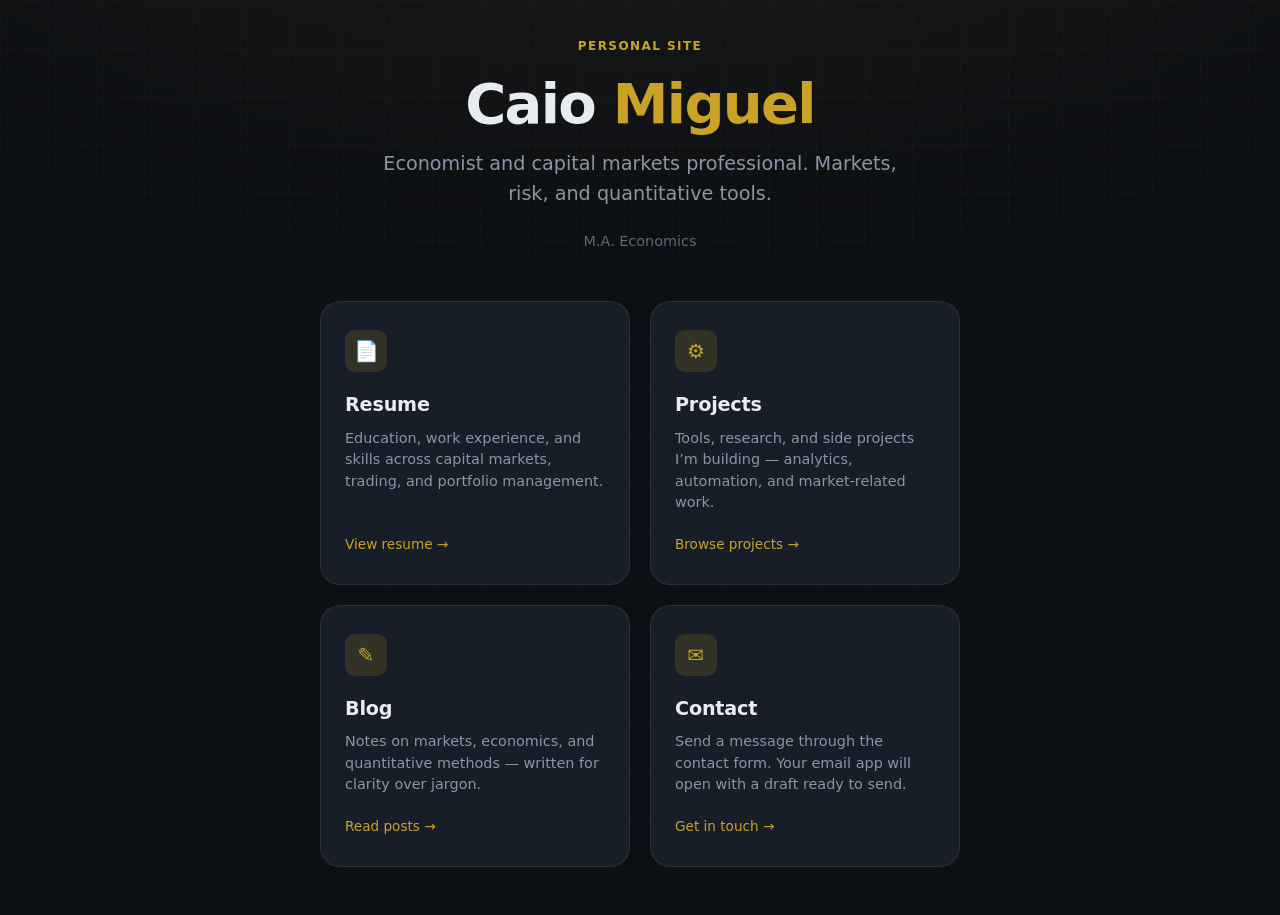
<file: index.html>
<!DOCTYPE html>
<html lang="en">
  <head>
    <meta charset="UTF-8" />
    <meta name="viewport" content="width=device-width, initial-scale=1.0" />
    <meta
      name="description"
      content="Caio Miguel — Economist and capital markets professional. Resume, projects, and blog."
    />
    <title>Caio Miguel</title>
    <link rel="stylesheet" href="css/style.css" />
  </head>
  <body>
    <div class="bg-grid" aria-hidden="true"></div>

    <main class="landing">
      <div class="landing-intro">
        <p class="eyebrow">Personal site</p>
        <h1>Caio <span class="accent">Miguel</span></h1>
        <p class="tagline">
          Economist and capital markets professional. Markets, risk, and
          quantitative tools.
        </p>
        <p class="location">M.A. Economics</p>
      </div>

      <nav class="destination-grid" aria-label="Site sections">
        <a class="destination-card" href="resume.html">
          <div class="icon" aria-hidden="true">📄</div>
          <h2>Resume</h2>
          <p>
            Education, work experience, and skills across capital markets,
            trading, and portfolio management.
          </p>
          <span class="arrow">View resume →</span>
        </a>

        <a class="destination-card" href="projects.html">
          <div class="icon" aria-hidden="true">⚙</div>
          <h2>Projects</h2>
          <p>
            Tools, research, and side projects I’m building — analytics,
            automation, and market-related work.
          </p>
          <span class="arrow">Browse projects →</span>
        </a>

        <a class="destination-card" href="blog.html">
          <div class="icon" aria-hidden="true">✎</div>
          <h2>Blog</h2>
          <p>
            Notes on markets, economics, and quantitative methods — written for
            clarity over jargon.
          </p>
          <span class="arrow">Read posts →</span>
        </a>

        <a class="destination-card" href="contact.html">
          <div class="icon" aria-hidden="true">✉</div>
          <h2>Contact</h2>
          <p>
            Send a message through the contact form. Your email app will open
            with a draft ready to send.
          </p>
          <span class="arrow">Get in touch →</span>
        </a>
      </nav>
    </main>
  </body>
</html>
</file>
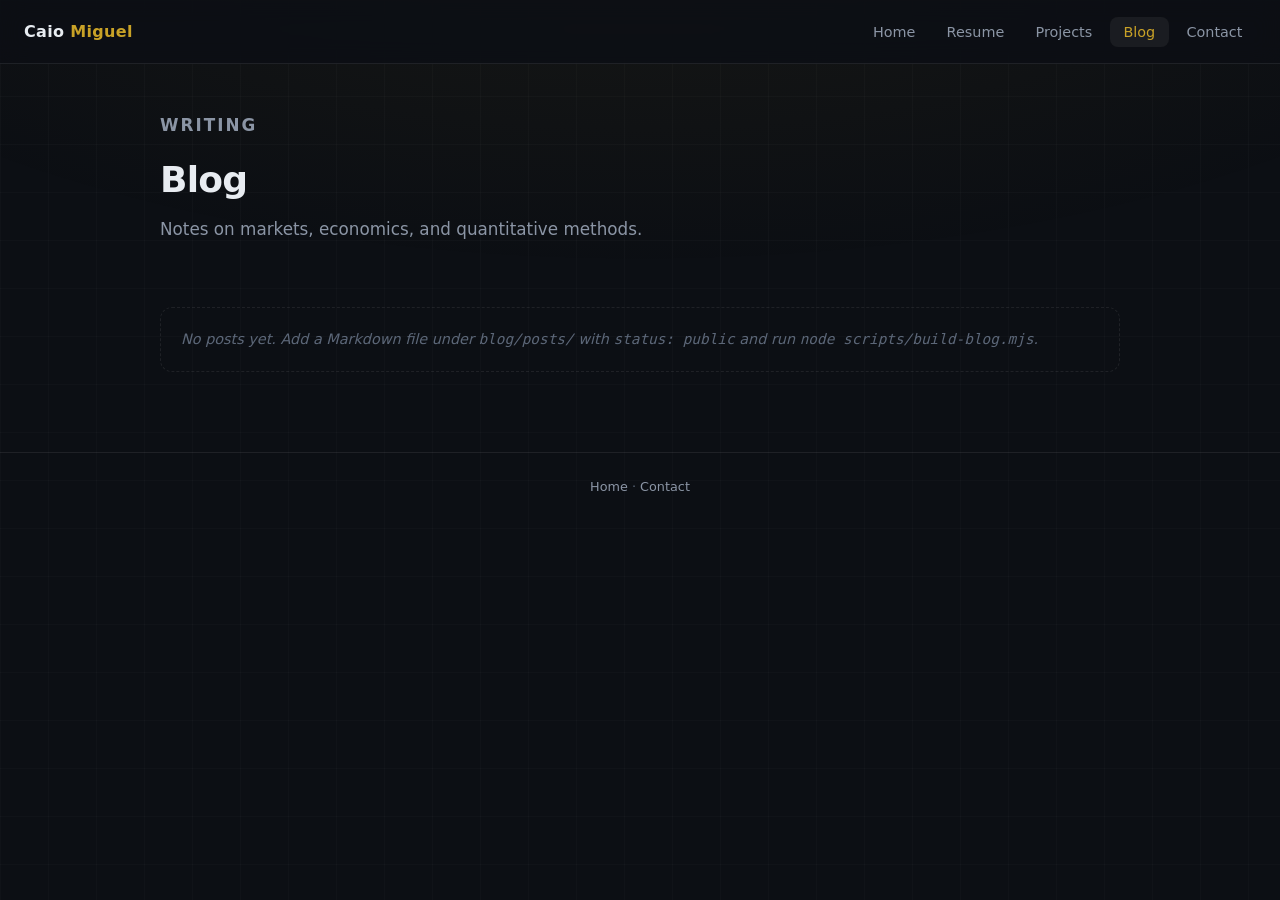
<file: blog.html>
<!DOCTYPE html>
<html lang="en">
  <head>
    <meta charset="UTF-8" />
    <meta name="viewport" content="width=device-width, initial-scale=1.0" />
    <meta
      name="description"
      content="Blog by Caio Miguel — notes on markets, economics, and quantitative methods."
    />
    <title>Blog · Caio Miguel</title>
    <link rel="stylesheet" href="css/style.css" />
  </head>
  <body>
    <div class="bg-grid" aria-hidden="true"></div>

    <header class="site-nav">
      <a class="logo" href="index.html">Caio <span>Miguel</span></a>
      <button
        class="nav-toggle"
        type="button"
        aria-label="Open menu"
        aria-expanded="false"
      >
        ☰
      </button>
      <ul class="nav-links">
        <li><a href="index.html">Home</a></li>
        <li><a href="resume.html">Resume</a></li>
        <li><a href="projects.html">Projects</a></li>
        <li><a class="active" href="blog.html">Blog</a></li>
        <li><a href="contact.html">Contact</a></li>
      </ul>
    </header>

    <main class="page container">
      <header class="page-header">
        <p class="eyebrow">Writing</p>
        <h1>Blog</h1>
        <p>
          Notes on markets, economics, and quantitative methods.
        </p>
      </header>

      <div class="blog-list">
        <p class="empty-hint">No posts yet. Add a Markdown file under <code>blog/posts/</code> with <code>status: public</code> and run <code>node scripts/build-blog.mjs</code>.</p>
      </div>
    </main>

    <footer class="site-footer">
      <p>
        <a href="index.html">Home</a> ·
        <a href="contact.html">Contact</a>
      </p>
    </footer>

    <script src="js/main.js"></script>
  </body>
</html>
</file>
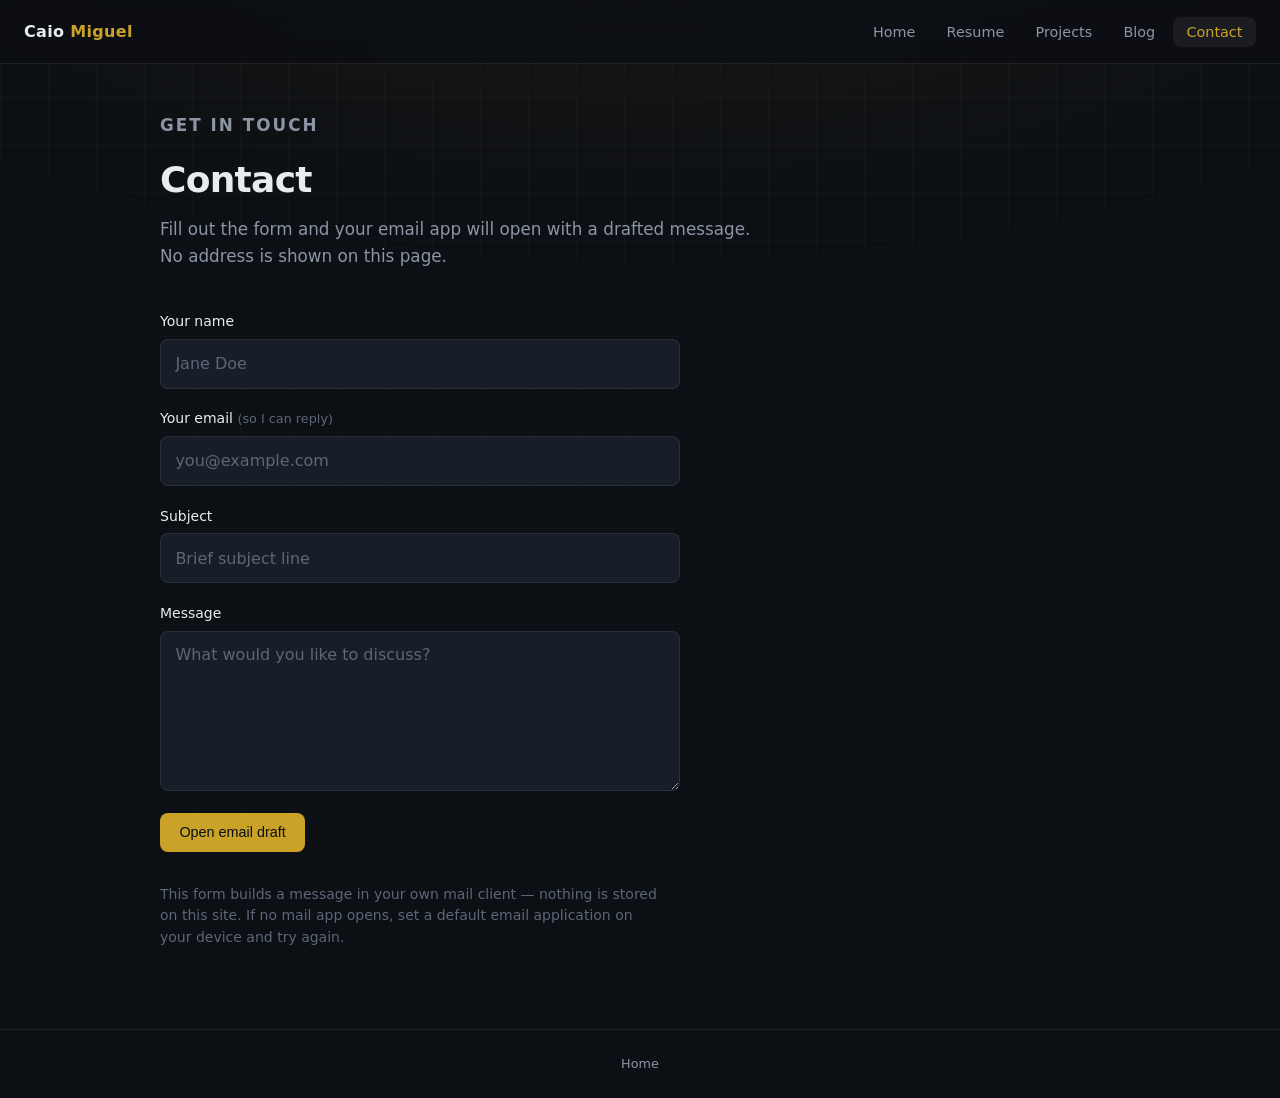
<file: contact.html>
<!DOCTYPE html>
<html lang="en">
  <head>
    <meta charset="UTF-8" />
    <meta name="viewport" content="width=device-width, initial-scale=1.0" />
    <meta
      name="description"
      content="Contact Caio Miguel — send a message via the contact form."
    />
    <title>Contact · Caio Miguel</title>
    <link rel="stylesheet" href="css/style.css" />
  </head>
  <body>
    <div class="bg-grid" aria-hidden="true"></div>

    <header class="site-nav">
      <a class="logo" href="index.html">Caio <span>Miguel</span></a>
      <button
        class="nav-toggle"
        type="button"
        aria-label="Open menu"
        aria-expanded="false"
      >
        ☰
      </button>
      <ul class="nav-links">
        <li><a href="index.html">Home</a></li>
        <li><a href="resume.html">Resume</a></li>
        <li><a href="projects.html">Projects</a></li>
        <li><a href="blog.html">Blog</a></li>
        <li><a class="active" href="contact.html">Contact</a></li>
      </ul>
    </header>

    <main class="page container">
      <header class="page-header">
        <p class="eyebrow">Get in touch</p>
        <h1>Contact</h1>
        <p>
          Fill out the form and your email app will open with a drafted message.
          No address is shown on this page.
        </p>
      </header>

      <form id="contact-form" class="contact-form" novalidate>
        <!-- Honeypot: leave empty -->
        <div class="hp-field" aria-hidden="true">
          <label for="website">Website</label>
          <input
            type="text"
            id="website"
            name="website"
            tabindex="-1"
            autocomplete="off"
          />
        </div>

        <div class="form-field">
          <label for="name">Your name</label>
          <input
            type="text"
            id="name"
            name="name"
            required
            autocomplete="name"
            placeholder="Jane Doe"
          />
        </div>

        <div class="form-field">
          <label for="email"
            >Your email
            <span class="hint">(so I can reply)</span>
          </label>
          <input
            type="email"
            id="email"
            name="email"
            required
            autocomplete="email"
            placeholder="you@example.com"
          />
        </div>

        <div class="form-field">
          <label for="subject">Subject</label>
          <input
            type="text"
            id="subject"
            name="subject"
            required
            placeholder="Brief subject line"
          />
        </div>

        <div class="form-field">
          <label for="message">Message</label>
          <textarea
            id="message"
            name="message"
            required
            placeholder="What would you like to discuss?"
          ></textarea>
        </div>

        <div class="form-actions">
          <button type="submit" class="btn btn-primary">Open email draft</button>
        </div>

        <p id="contact-status" class="form-status" hidden role="status"></p>
      </form>

      <p class="contact-note">
        This form builds a message in your own mail client — nothing is stored
        on this site. If no mail app opens, set a default email application on
        your device and try again.
      </p>
    </main>

    <footer class="site-footer">
      <p><a href="index.html">Home</a></p>
    </footer>

    <script src="js/main.js"></script>
  </body>
</html>
</file>
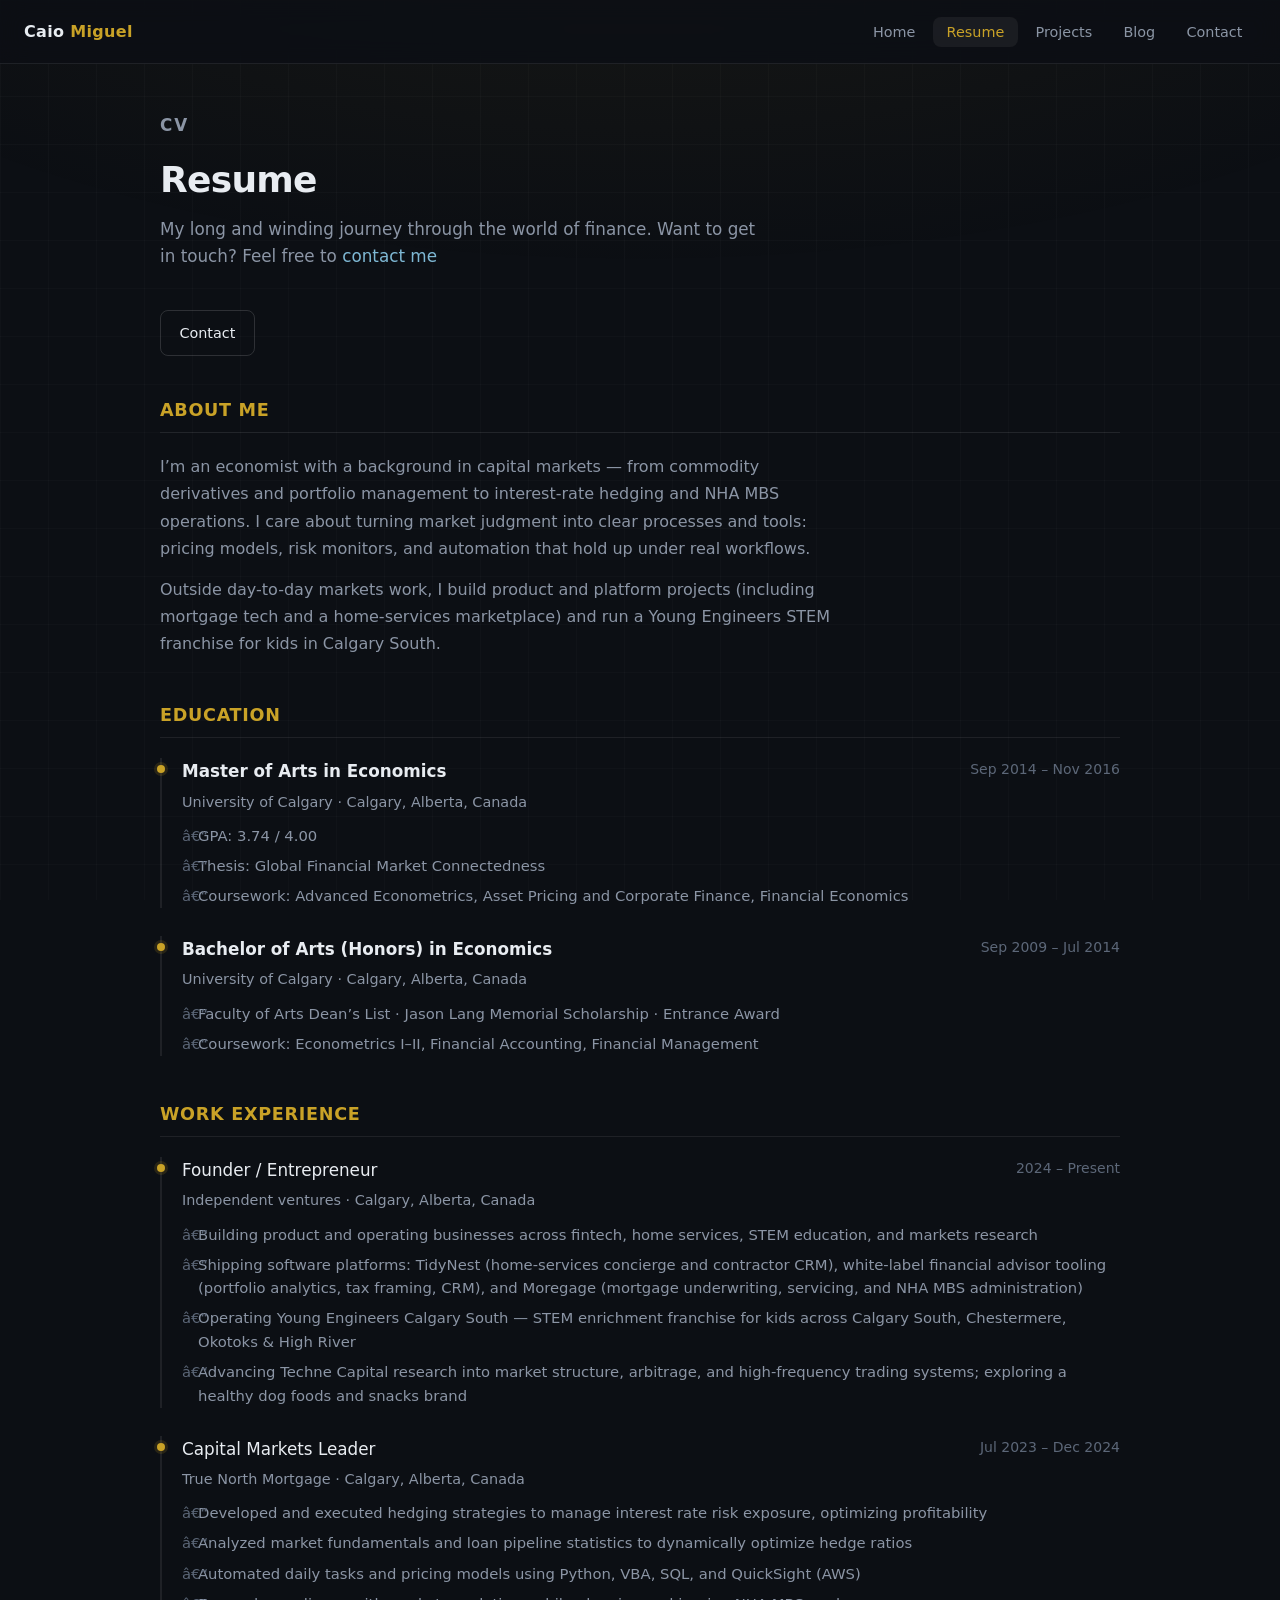
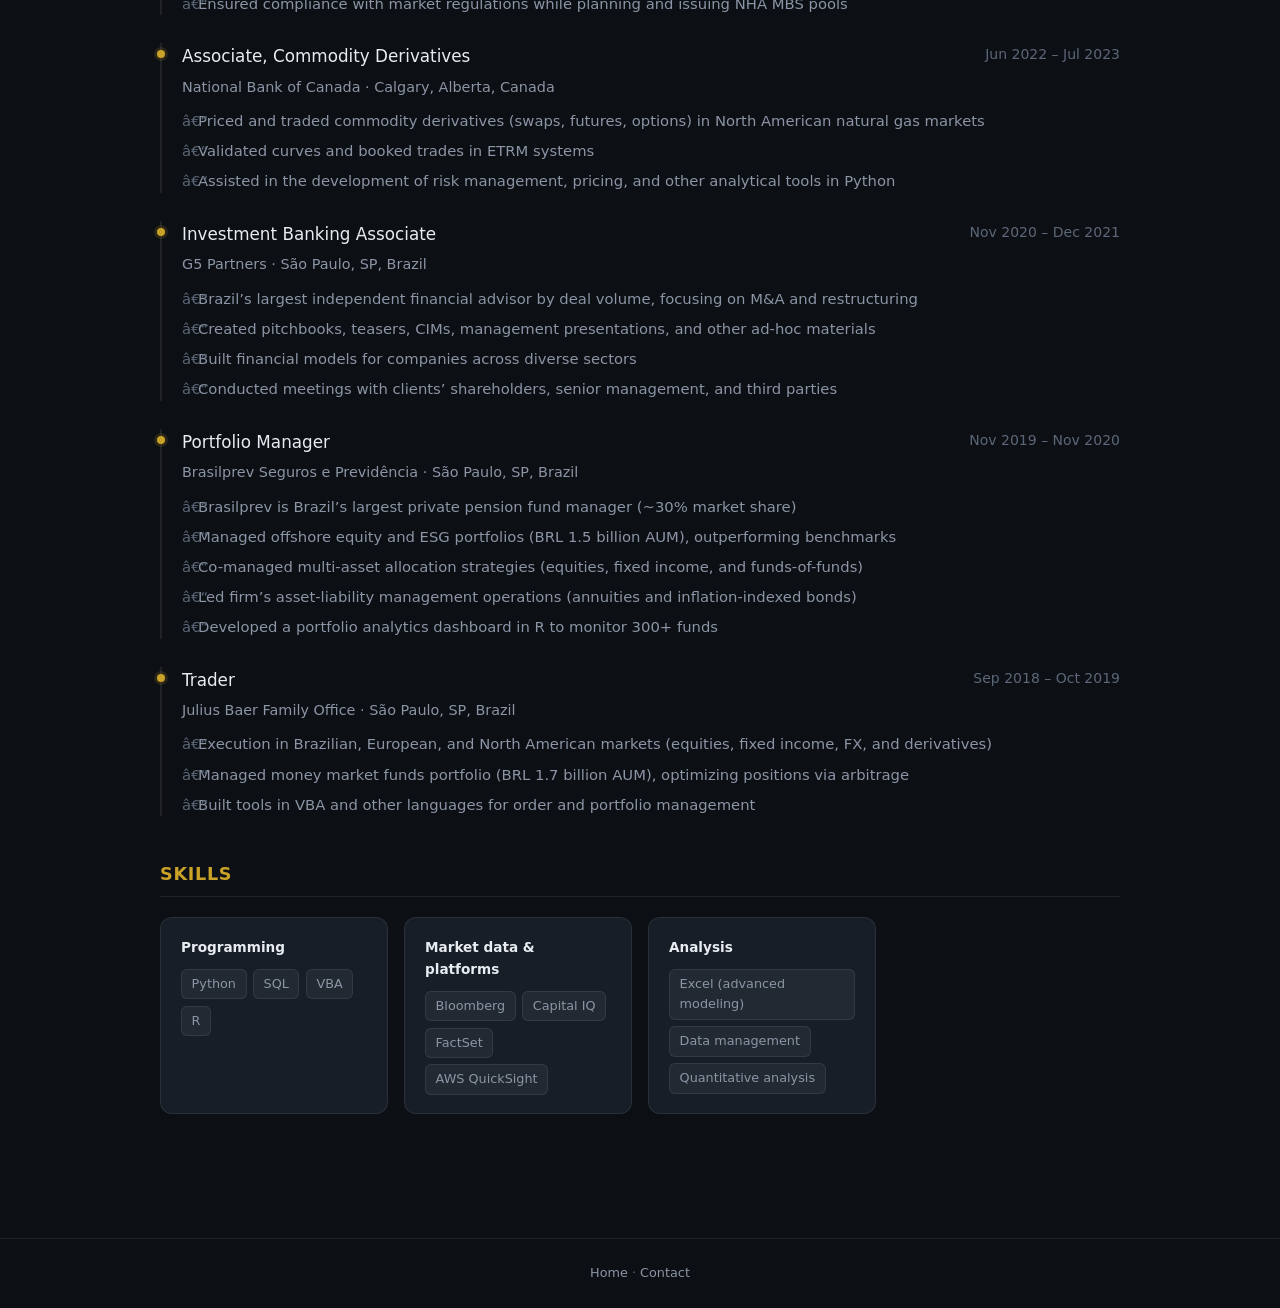
<file: resume.html>
<!DOCTYPE html>
<html lang="en">
  <head>
    <meta charset="UTF-8" />
    <meta name="viewport" content="width=device-width, initial-scale=1.0" />
    <meta
      name="description"
      content="Resume of Caio Miguel — M.A. Economics, capital markets and portfolio management experience."
    />
    <title>Resume · Caio Miguel</title>
    <link rel="stylesheet" href="css/style.css" />
  </head>
  <body>
    <div class="bg-grid" aria-hidden="true"></div>

    <header class="site-nav">
      <a class="logo" href="index.html">Caio <span>Miguel</span></a>
      <button
        class="nav-toggle"
        type="button"
        aria-label="Open menu"
        aria-expanded="false"
      >
        ☰
      </button>
      <ul class="nav-links">
        <li><a href="index.html">Home</a></li>
        <li><a class="active" href="resume.html">Resume</a></li>
        <li><a href="projects.html">Projects</a></li>
        <li><a href="blog.html">Blog</a></li>
        <li><a href="contact.html">Contact</a></li>
      </ul>
    </header>

    <main class="page container">
      <header class="page-header">
        <p class="eyebrow">CV</p>
        <h1>Resume</h1>
        <p>
          My long and winding journey through the world of finance. Want to get in touch? Feel free to <a href="contact.html">contact me</a>
        </p>
      </header>

      <div class="resume-actions">
        <a class="btn btn-secondary" href="contact.html">Contact</a>
      </div>

      <section class="resume-section about-me" aria-labelledby="about-heading">
        <h2 id="about-heading">About me</h2>
        <div class="about-me-body">
          <p>
            I’m an economist with a background in capital markets — from
            commodity derivatives and portfolio management to interest-rate
            hedging and NHA MBS operations. I care about turning market judgment
            into clear processes and tools: pricing models, risk monitors, and
            automation that hold up under real workflows.
          </p>
          <p>
            Outside day-to-day markets work, I build product and platform
            projects (including mortgage tech and a home-services marketplace)
            and run a Young Engineers STEM franchise for kids in Calgary South.
          </p>
        </div>
      </section>

      <section class="resume-section" aria-labelledby="education-heading">
        <h2 id="education-heading">Education</h2>

        <article class="timeline-item">
          <div class="timeline-header">
            <h3>Master of Arts in Economics</h3>
            <span class="dates">Sep 2014 – Nov 2016</span>
          </div>
          <p class="timeline-org">University of Calgary · Calgary, Alberta, Canada</p>
          <ul>
            <li>GPA: 3.74 / 4.00</li>
            <li>Thesis: Global Financial Market Connectedness</li>
            <li>
              Coursework: Advanced Econometrics, Asset Pricing and Corporate
              Finance, Financial Economics
            </li>
          </ul>
        </article>

        <article class="timeline-item">
          <div class="timeline-header">
            <h3>Bachelor of Arts (Honors) in Economics</h3>
            <span class="dates">Sep 2009 – Jul 2014</span>
          </div>
          <p class="timeline-org">University of Calgary · Calgary, Alberta, Canada</p>
          <ul>
            <li>
              Faculty of Arts Dean’s List · Jason Lang Memorial Scholarship ·
              Entrance Award
            </li>
            <li>
              Coursework: Econometrics I–II, Financial Accounting, Financial
              Management
            </li>
          </ul>
        </article>
      </section>

      <section class="resume-section" aria-labelledby="experience-heading">
        <h2 id="experience-heading">Work experience</h2>

        <article class="timeline-item">
          <div class="timeline-header">
            <h3>
              <span class="role">Founder / Entrepreneur</span>
            </h3>
            <span class="dates">2024 – Present</span>
          </div>
          <p class="timeline-org">Independent ventures · Calgary, Alberta, Canada</p>
          <ul>
            <li>
              Building product and operating businesses across fintech, home
              services, STEM education, and markets research
            </li>
            <li>
              Shipping software platforms: TidyNest (home-services concierge
              and contractor CRM), white-label financial advisor tooling
              (portfolio analytics, tax framing, CRM), and Moregage (mortgage
              underwriting, servicing, and NHA MBS administration)
            </li>
            <li>
              Operating Young Engineers Calgary South — STEM enrichment
              franchise for kids across Calgary South, Chestermere, Okotoks
              &amp; High River
            </li>
            <li>
              Advancing Techne Capital research into market structure,
              arbitrage, and high-frequency trading systems; exploring a
              healthy dog foods and snacks brand
            </li>
          </ul>
        </article>

        <article class="timeline-item">
          <div class="timeline-header">
            <h3>
              <span class="role">Capital Markets Leader</span>
            </h3>
            <span class="dates">Jul 2023 – Dec 2024</span>
          </div>
          <p class="timeline-org">True North Mortgage · Calgary, Alberta, Canada</p>
          <ul>
            <li>
              Developed and executed hedging strategies to manage interest rate
              risk exposure, optimizing profitability
            </li>
            <li>
              Analyzed market fundamentals and loan pipeline statistics to
              dynamically optimize hedge ratios
            </li>
            <li>
              Automated daily tasks and pricing models using Python, VBA, SQL,
              and QuickSight (AWS)
            </li>
            <li>
              Ensured compliance with market regulations while planning and
              issuing NHA MBS pools
            </li>
          </ul>
        </article>

        <article class="timeline-item">
          <div class="timeline-header">
            <h3>
              <span class="role">Associate, Commodity Derivatives</span>
            </h3>
            <span class="dates">Jun 2022 – Jul 2023</span>
          </div>
          <p class="timeline-org">National Bank of Canada · Calgary, Alberta, Canada</p>
          <ul>
            <li>
              Priced and traded commodity derivatives (swaps, futures, options)
              in North American natural gas markets
            </li>
            <li>Validated curves and booked trades in ETRM systems</li>
            <li>
              Assisted in the development of risk management, pricing, and other
              analytical tools in Python
            </li>
          </ul>
        </article>

        <article class="timeline-item">
          <div class="timeline-header">
            <h3>
              <span class="role">Investment Banking Associate</span>
            </h3>
            <span class="dates">Nov 2020 – Dec 2021</span>
          </div>
          <p class="timeline-org">G5 Partners · São Paulo, SP, Brazil</p>
          <ul>
            <li>
              Brazil’s largest independent financial advisor by deal volume,
              focusing on M&amp;A and restructuring
            </li>
            <li>
              Created pitchbooks, teasers, CIMs, management presentations, and
              other ad-hoc materials
            </li>
            <li>Built financial models for companies across diverse sectors</li>
            <li>
              Conducted meetings with clients’ shareholders, senior management,
              and third parties
            </li>
          </ul>
        </article>

        <article class="timeline-item">
          <div class="timeline-header">
            <h3>
              <span class="role">Portfolio Manager</span>
            </h3>
            <span class="dates">Nov 2019 – Nov 2020</span>
          </div>
          <p class="timeline-org">
            Brasilprev Seguros e Previdência · São Paulo, SP, Brazil
          </p>
          <ul>
            <li>
              Brasilprev is Brazil’s largest private pension fund manager (~30%
              market share)
            </li>
            <li>
              Managed offshore equity and ESG portfolios (BRL 1.5 billion AUM),
              outperforming benchmarks
            </li>
            <li>
              Co-managed multi-asset allocation strategies (equities, fixed
              income, and funds-of-funds)
            </li>
            <li>
              Led firm’s asset-liability management operations (annuities and
              inflation-indexed bonds)
            </li>
            <li>
              Developed a portfolio analytics dashboard in R to monitor 300+
              funds
            </li>
          </ul>
        </article>

        <article class="timeline-item">
          <div class="timeline-header">
            <h3>
              <span class="role">Trader</span>
            </h3>
            <span class="dates">Sep 2018 – Oct 2019</span>
          </div>
          <p class="timeline-org">Julius Baer Family Office · São Paulo, SP, Brazil</p>
          <ul>
            <li>
              Execution in Brazilian, European, and North American markets
              (equities, fixed income, FX, and derivatives)
            </li>
            <li>
              Managed money market funds portfolio (BRL 1.7 billion AUM),
              optimizing positions via arbitrage
            </li>
            <li>
              Built tools in VBA and other languages for order and portfolio
              management
            </li>
          </ul>
        </article>
      </section>

      <section class="resume-section" aria-labelledby="skills-heading">
        <h2 id="skills-heading">Skills</h2>
        <div class="skills-grid">
          <div class="skill-group">
            <h3>Programming</h3>
            <div class="skill-tags">
              <span class="tag">Python</span>
              <span class="tag">SQL</span>
              <span class="tag">VBA</span>
              <span class="tag">R</span>
            </div>
          </div>
          <div class="skill-group">
            <h3>Market data &amp; platforms</h3>
            <div class="skill-tags">
              <span class="tag">Bloomberg</span>
              <span class="tag">Capital IQ</span>
              <span class="tag">FactSet</span>
              <span class="tag">AWS QuickSight</span>
            </div>
          </div>
          <div class="skill-group">
            <h3>Analysis</h3>
            <div class="skill-tags">
              <span class="tag">Excel (advanced modeling)</span>
              <span class="tag">Data management</span>
              <span class="tag">Quantitative analysis</span>
            </div>
          </div>
        </div>
      </section>
    </main>

    <footer class="site-footer">
      <p>
        <a href="index.html">Home</a> ·
        <a href="contact.html">Contact</a>
      </p>
    </footer>

    <script src="js/main.js"></script>
  </body>
</html>
</file>
<file: css/style.css>
/* ============================================================
   Caio Miguel â€” Personal Site
   ============================================================ */

:root {
  --bg: #0c0f14;
  --bg-elevated: #141a22;
  --bg-card: #171e28;
  --bg-card-hover: #1c2530;
  --border: rgba(255, 255, 255, 0.08);
  --border-strong: rgba(255, 255, 255, 0.14);
  --text: #e8ecf1;
  --text-muted: #8b95a5;
  --text-dim: #5c6778;
  --accent: #c9a227;
  --accent-soft: rgba(201, 162, 39, 0.15);
  --accent-hover: #dbb83a;
  --link: #7eb8d4;
  --success: #5cb88a;
  --radius: 12px;
  --radius-lg: 20px;
  --font-sans: "Segoe UI", system-ui, -apple-system, sans-serif;
  --font-display: "Segoe UI", system-ui, -apple-system, sans-serif;
  --max-width: 960px;
  --nav-height: 64px;
  --transition: 180ms ease;
}

*,
*::before,
*::after {
  box-sizing: border-box;
  margin: 0;
  padding: 0;
}

html {
  scroll-behavior: smooth;
}

body {
  font-family: var(--font-sans);
  background: var(--bg);
  color: var(--text);
  line-height: 1.6;
  min-height: 100vh;
  -webkit-font-smoothing: antialiased;
}

a {
  color: var(--link);
  text-decoration: none;
  transition: color var(--transition);
}

a:hover {
  color: var(--accent-hover);
}

img {
  max-width: 100%;
  display: block;
}

/* ---------- Background texture ---------- */
.bg-grid {
  position: fixed;
  inset: 0;
  z-index: -1;
  background-image:
    radial-gradient(ellipse 80% 50% at 50% -20%, rgba(201, 162, 39, 0.08), transparent),
    linear-gradient(rgba(255, 255, 255, 0.02) 1px, transparent 1px),
    linear-gradient(90deg, rgba(255, 255, 255, 0.02) 1px, transparent 1px);
  background-size: 100% 100%, 48px 48px, 48px 48px;
  pointer-events: none;
}

/* ---------- Nav ---------- */
.site-nav {
  position: sticky;
  top: 0;
  z-index: 100;
  height: var(--nav-height);
  display: flex;
  align-items: center;
  justify-content: space-between;
  padding: 0 1.5rem;
  background: rgba(12, 15, 20, 0.85);
  backdrop-filter: blur(12px);
  border-bottom: 1px solid var(--border);
}

.site-nav .logo {
  font-weight: 600;
  font-size: 1rem;
  color: var(--text);
  letter-spacing: 0.02em;
}

.site-nav .logo:hover {
  color: var(--accent);
}

.site-nav .logo span {
  color: var(--accent);
}

.nav-links {
  display: flex;
  gap: 0.25rem;
  list-style: none;
}

.nav-links a {
  color: var(--text-muted);
  font-size: 0.9rem;
  padding: 0.45rem 0.85rem;
  border-radius: 8px;
  transition: color var(--transition), background var(--transition);
}

.nav-links a:hover,
.nav-links a.active {
  color: var(--text);
  background: rgba(255, 255, 255, 0.06);
}

.nav-links a.active {
  color: var(--accent);
}

.nav-toggle {
  display: none;
  background: none;
  border: 1px solid var(--border);
  color: var(--text);
  padding: 0.4rem 0.6rem;
  border-radius: 8px;
  cursor: pointer;
  font-size: 1.1rem;
  line-height: 1;
}

/* ---------- Layout ---------- */
.container {
  width: min(100% - 2rem, var(--max-width));
  margin-inline: auto;
}

.page {
  padding: 3rem 0 5rem;
}

.page-header {
  margin-bottom: 2.5rem;
}

.page-header h1 {
  font-size: clamp(1.75rem, 4vw, 2.25rem);
  font-weight: 650;
  letter-spacing: -0.02em;
  margin-bottom: 0.5rem;
}

.page-header p {
  color: var(--text-muted);
  font-size: 1.05rem;
  max-width: 36em;
}

.eyebrow {
  display: inline-block;
  font-size: 0.75rem;
  font-weight: 600;
  letter-spacing: 0.12em;
  text-transform: uppercase;
  color: var(--accent);
  margin-bottom: 0.75rem;
}

/* ---------- Landing ---------- */
.landing {
  min-height: 100vh;
  display: flex;
  flex-direction: column;
  align-items: center;
  justify-content: center;
  padding: 2rem 1rem 3rem;
  text-align: center;
}

.landing-intro {
  margin-bottom: 3rem;
  animation: fadeUp 0.7s ease both;
}

.landing-intro .eyebrow {
  margin-bottom: 1rem;
}

.landing-intro h1 {
  font-size: clamp(2.25rem, 6vw, 3.5rem);
  font-weight: 700;
  letter-spacing: -0.03em;
  line-height: 1.15;
  margin-bottom: 0.75rem;
}

.landing-intro h1 .accent {
  color: var(--accent);
}

.landing-intro .tagline {
  color: var(--text-muted);
  font-size: clamp(1rem, 2.5vw, 1.2rem);
  max-width: 28em;
  margin: 0 auto 1.25rem;
}

.landing-intro .location {
  color: var(--text-dim);
  font-size: 0.9rem;
}

.destination-grid {
  display: grid;
  grid-template-columns: repeat(2, 1fr);
  gap: 1.25rem;
  width: min(100%, 640px);
  animation: fadeUp 0.7s ease 0.15s both;
}

.destination-card {
  display: flex;
  flex-direction: column;
  align-items: flex-start;
  text-align: left;
  padding: 1.75rem 1.5rem;
  background: var(--bg-card);
  border: 1px solid var(--border);
  border-radius: var(--radius-lg);
  color: var(--text);
  transition:
    transform var(--transition),
    border-color var(--transition),
    background var(--transition),
    box-shadow var(--transition);
  position: relative;
  overflow: hidden;
}

.destination-card::before {
  content: "";
  position: absolute;
  top: 0;
  left: 0;
  right: 0;
  height: 2px;
  background: linear-gradient(90deg, transparent, var(--accent), transparent);
  opacity: 0;
  transition: opacity var(--transition);
}

.destination-card:hover {
  transform: translateY(-4px);
  border-color: var(--border-strong);
  background: var(--bg-card-hover);
  box-shadow: 0 16px 40px rgba(0, 0, 0, 0.35);
  color: var(--text);
}

.destination-card:hover::before {
  opacity: 1;
}

.destination-card .icon {
  width: 42px;
  height: 42px;
  display: flex;
  align-items: center;
  justify-content: center;
  border-radius: 10px;
  background: var(--accent-soft);
  color: var(--accent);
  font-size: 1.25rem;
  margin-bottom: 1.15rem;
}

.destination-card h2 {
  font-size: 1.2rem;
  font-weight: 650;
  margin-bottom: 0.4rem;
  letter-spacing: -0.01em;
}

.destination-card p {
  color: var(--text-muted);
  font-size: 0.9rem;
  line-height: 1.5;
  flex: 1;
}

.destination-card .arrow {
  margin-top: 1.25rem;
  font-size: 0.85rem;
  font-weight: 500;
  color: var(--accent);
  display: flex;
  align-items: center;
  gap: 0.35rem;
  transition: gap var(--transition);
}

.destination-card:hover .arrow {
  gap: 0.6rem;
}

.landing-footer {
  margin-top: 3.5rem;
  color: var(--text-dim);
  font-size: 0.8rem;
  animation: fadeUp 0.7s ease 0.3s both;
}

.landing-footer a {
  color: var(--text-muted);
}

.landing-footer a:hover {
  color: var(--accent);
}

/* ---------- Resume ---------- */
.resume-actions {
  display: flex;
  flex-wrap: wrap;
  gap: 0.75rem;
  margin-bottom: 2.5rem;
}

.btn {
  display: inline-flex;
  align-items: center;
  gap: 0.5rem;
  padding: 0.65rem 1.15rem;
  border-radius: 8px;
  font-size: 0.9rem;
  font-weight: 500;
  border: 1px solid transparent;
  cursor: pointer;
  transition: background var(--transition), border-color var(--transition), color var(--transition);
}

.btn-primary {
  background: var(--accent);
  color: #0c0f14;
}

.btn-primary:hover {
  background: var(--accent-hover);
  color: #0c0f14;
}

.btn-secondary {
  background: transparent;
  border-color: var(--border-strong);
  color: var(--text);
}

.btn-secondary:hover {
  border-color: var(--accent);
  color: var(--accent);
  background: var(--accent-soft);
}

.resume-section {
  margin-bottom: 2.75rem;
}

.resume-section h2 {
  font-size: 1.1rem;
  font-weight: 650;
  letter-spacing: 0.04em;
  text-transform: uppercase;
  color: var(--accent);
  margin-bottom: 1.25rem;
  padding-bottom: 0.5rem;
  border-bottom: 1px solid var(--border);
}

.about-me-body {
  max-width: 42em;
  color: var(--text-muted);
  font-size: 1rem;
  line-height: 1.7;
}

.about-me-body p + p {
  margin-top: 0.85rem;
}

.resume-meta {
  display: flex;
  flex-wrap: wrap;
  gap: 1rem 1.75rem;
  color: var(--text-muted);
  font-size: 0.95rem;
  margin-bottom: 2rem;
}

.resume-meta a {
  color: var(--text-muted);
}

.resume-meta a:hover {
  color: var(--accent);
}

.timeline-item {
  position: relative;
  padding-left: 1.25rem;
  margin-bottom: 1.75rem;
  border-left: 2px solid var(--border);
}

.timeline-item::before {
  content: "";
  position: absolute;
  left: -5px;
  top: 0.45rem;
  width: 8px;
  height: 8px;
  border-radius: 50%;
  background: var(--accent);
  box-shadow: 0 0 0 3px var(--accent-soft);
}

.timeline-item:last-child {
  margin-bottom: 0;
}

.timeline-header {
  display: flex;
  flex-wrap: wrap;
  justify-content: space-between;
  gap: 0.35rem 1rem;
  margin-bottom: 0.35rem;
}

.timeline-header h3 {
  font-size: 1.05rem;
  font-weight: 600;
}

.timeline-header .role {
  color: var(--text);
  font-weight: 500;
}

.timeline-header .dates {
  color: var(--text-dim);
  font-size: 0.875rem;
  white-space: nowrap;
}

.timeline-org {
  color: var(--text-muted);
  font-size: 0.9rem;
  margin-bottom: 0.65rem;
}

.timeline-item ul {
  list-style: none;
  padding: 0;
}

.timeline-item li {
  position: relative;
  padding-left: 1rem;
  margin-bottom: 0.4rem;
  color: var(--text-muted);
  font-size: 0.925rem;
}

.timeline-item li::before {
  content: "â€“";
  position: absolute;
  left: 0;
  color: var(--text-dim);
}

.skills-grid {
  display: grid;
  grid-template-columns: repeat(auto-fill, minmax(200px, 1fr));
  gap: 1rem;
}

.skill-group {
  background: var(--bg-card);
  border: 1px solid var(--border);
  border-radius: var(--radius);
  padding: 1.15rem 1.25rem;
}

.skill-group h3 {
  font-size: 0.85rem;
  font-weight: 600;
  color: var(--text);
  margin-bottom: 0.65rem;
}

.skill-tags {
  display: flex;
  flex-wrap: wrap;
  gap: 0.4rem;
}

.tag {
  display: inline-block;
  padding: 0.25rem 0.6rem;
  background: rgba(255, 255, 255, 0.05);
  border: 1px solid var(--border);
  border-radius: 6px;
  font-size: 0.8rem;
  color: var(--text-muted);
}

/* ---------- Projects (logo + description rows) ---------- */
.projects-list {
  display: flex;
  flex-direction: column;
  gap: 1rem;
}

.project-row {
  display: grid;
  grid-template-columns: 140px 1fr;
  gap: 1.25rem 1.5rem;
  align-items: center;
  padding: 1.15rem 1.25rem;
  background: var(--bg-card);
  border: 1px solid var(--border);
  border-radius: var(--radius-lg);
  cursor: pointer;
  transition:
    border-color var(--transition),
    background var(--transition),
    transform var(--transition),
    box-shadow var(--transition);
}

.project-row:hover,
.project-row:focus-visible {
  border-color: var(--border-strong);
  background: var(--bg-card-hover);
  box-shadow: 0 10px 28px rgba(0, 0, 0, 0.28);
  outline: none;
}

.project-row:focus-visible {
  border-color: var(--accent);
  box-shadow: 0 0 0 3px var(--accent-soft);
}

.project-row:active {
  transform: scale(0.997);
}

/* Rows without a screenshot (e.g. early-stage) */
.project-row--static {
  cursor: default;
}

.project-row--static:hover,
.project-row--static:focus-visible {
  box-shadow: none;
  transform: none;
}

.project-row--static:active {
  transform: none;
}

.project-logo-wrap {
  display: flex;
  align-items: center;
  justify-content: center;
  width: 140px;
  height: 88px;
  border-radius: 12px;
  border: 1px solid var(--border);
  padding: 0.75rem;
  flex-shrink: 0;
}

.project-logo-wrap--light {
  background: #ffffff;
}

.project-logo-wrap--dark {
  background: #111111;
}

.project-logo {
  display: block;
  max-width: 100%;
  max-height: 48px;
  width: auto;
  height: auto;
  object-fit: contain;
}

.project-logo--ye {
  max-height: 52px;
}

.project-logo--abed {
  max-height: 72px;
  width: auto;
  height: auto;
  object-fit: contain;
}

.project-body {
  min-width: 0;
}

.project-body-top {
  display: flex;
  flex-wrap: wrap;
  align-items: center;
  justify-content: space-between;
  gap: 0.5rem 1rem;
  margin-bottom: 0.45rem;
}

.project-view-hint {
  font-size: 0.8rem;
  font-weight: 500;
  color: var(--accent);
  opacity: 0.9;
  transition: opacity var(--transition), color var(--transition);
  text-decoration: none;
  position: relative;
  z-index: 1;
}

.project-view-hint:hover {
  opacity: 1;
  color: var(--accent-hover);
}

.project-row .status {
  display: inline-block;
  font-size: 0.7rem;
  font-weight: 600;
  letter-spacing: 0.06em;
  text-transform: uppercase;
  padding: 0.2rem 0.55rem;
  border-radius: 4px;
}

.status-active {
  background: rgba(92, 184, 138, 0.15);
  color: var(--success);
}

.status-exploring {
  background: rgba(126, 184, 212, 0.15);
  color: var(--link);
}

.status-draft {
  display: inline-block;
  font-size: 0.7rem;
  font-weight: 600;
  letter-spacing: 0.06em;
  text-transform: uppercase;
  padding: 0.15rem 0.5rem;
  border-radius: 4px;
  background: var(--accent-soft);
  color: var(--accent);
  vertical-align: middle;
}

.draft-banner {
  margin: 0 0 1.25rem;
  padding: 0.75rem 1rem;
  border: 1px solid rgba(201, 162, 39, 0.35);
  border-radius: 8px;
  background: var(--accent-soft);
  color: var(--text-muted);
  font-size: 0.9rem;
}

.draft-banner strong {
  color: var(--accent);
}

.status-planned {
  background: var(--accent-soft);
  color: var(--accent);
}

.status-archive {
  background: rgba(255, 255, 255, 0.06);
  color: var(--text-dim);
}

.project-logo-mark {
  display: flex;
  flex-direction: column;
  align-items: center;
  justify-content: center;
  gap: 0.25rem;
  text-align: center;
  width: 100%;
  height: 100%;
}

.project-logo-mark .mark-icon {
  font-size: 1.5rem;
  line-height: 1;
}

.project-logo-mark .mark-label {
  font-size: 0.65rem;
  font-weight: 650;
  letter-spacing: 0.06em;
  text-transform: uppercase;
  color: #3d5c45;
}

.project-logo-mark .mark-label--mu {
  text-transform: none;
  letter-spacing: 0.02em;
  font-size: 0.85rem;
  font-weight: 700;
  color: #2a4a6a;
}

/* Î¼ as brand â€œuâ€ â€” uniqueness / micro-scale formulation */
.project-title-mu .mu {
  font-family: "Segoe UI", "Times New Roman", Georgia, serif;
  font-weight: 600;
  font-style: italic;
  color: var(--link);
  margin-right: 0.02em;
}

.project-row h2 {
  font-size: 1.15rem;
  font-weight: 650;
  margin-bottom: 0.4rem;
  letter-spacing: -0.01em;
  color: var(--text);
}

.project-row .desc {
  color: var(--text-muted);
  font-size: 0.925rem;
  margin-bottom: 0.85rem;
  max-width: 48em;
  line-height: 1.55;
}

.project-row .desc + .desc {
  margin-top: -0.4rem;
}

.project-row .tech {
  display: flex;
  flex-wrap: wrap;
  gap: 0.4rem;
}

.project-links {
  display: flex;
  flex-wrap: wrap;
  gap: 1rem;
  font-size: 0.875rem;
  margin-top: 0.85rem;
}

.project-links a {
  font-weight: 500;
  position: relative;
  z-index: 1;
}

/* Full-page screenshot lightbox */
.project-lightbox {
  width: min(1100px, calc(100vw - 2rem));
  max-width: 100%;
  max-height: calc(100vh - 2rem);
  margin: auto;
  padding: 0;
  border: 1px solid var(--border-strong);
  border-radius: var(--radius-lg);
  background: var(--bg-elevated);
  color: var(--text);
  box-shadow: 0 24px 64px rgba(0, 0, 0, 0.55);
}

.project-lightbox::backdrop {
  background: rgba(4, 6, 10, 0.78);
  backdrop-filter: blur(4px);
}

.project-lightbox-inner {
  display: flex;
  flex-direction: column;
  max-height: calc(100vh - 2rem);
}

.project-lightbox-header {
  display: flex;
  align-items: flex-start;
  justify-content: space-between;
  gap: 1rem;
  padding: 1rem 1.15rem;
  border-bottom: 1px solid var(--border);
  flex-shrink: 0;
}

.project-lightbox-header h2 {
  font-size: 1.1rem;
  font-weight: 650;
  letter-spacing: -0.01em;
}

.project-lightbox-caption {
  color: var(--text-muted);
  font-size: 0.85rem;
  margin-top: 0.2rem;
}

.project-lightbox-close {
  flex-shrink: 0;
  width: 36px;
  height: 36px;
  border-radius: 8px;
  border: 1px solid var(--border);
  background: transparent;
  color: var(--text-muted);
  cursor: pointer;
  font-size: 1rem;
  line-height: 1;
  transition: background var(--transition), color var(--transition), border-color var(--transition);
}

.project-lightbox-close:hover {
  color: var(--text);
  border-color: var(--border-strong);
  background: rgba(255, 255, 255, 0.06);
}

.project-lightbox-stage {
  overflow: auto;
  padding: 0.75rem;
  background: #06080c;
}

.project-lightbox-stage img {
  display: block;
  width: 100%;
  height: auto;
  border-radius: 8px;
  border: 1px solid var(--border);
}

@media (max-width: 640px) {
  .project-row {
    grid-template-columns: 1fr;
    gap: 0.9rem;
    padding: 1rem;
  }

  .project-logo-wrap {
    width: 100%;
    height: 72px;
  }
}

.empty-hint {
  color: var(--text-dim);
  font-size: 0.9rem;
  font-style: italic;
  margin-top: 1.5rem;
  padding: 1.25rem;
  border: 1px dashed var(--border);
  border-radius: var(--radius);
}

/* ---------- Blog ---------- */
.blog-list {
  display: flex;
  flex-direction: column;
  gap: 0;
}

.blog-post {
  display: block;
  padding: 1.5rem 0;
  border-bottom: 1px solid var(--border);
  color: inherit;
  transition: padding-left var(--transition);
}

.blog-post:first-child {
  border-top: 1px solid var(--border);
}

.blog-post:hover {
  padding-left: 0.5rem;
  color: inherit;
}

.blog-post .date {
  font-size: 0.8rem;
  color: var(--text-dim);
  margin-bottom: 0.35rem;
}

.blog-post h2 {
  font-size: 1.2rem;
  font-weight: 650;
  letter-spacing: -0.01em;
  margin-bottom: 0.4rem;
  color: var(--text);
  transition: color var(--transition);
}

.blog-post:hover h2 {
  color: var(--accent);
}

.blog-post .excerpt {
  color: var(--text-muted);
  font-size: 0.95rem;
  max-width: 48em;
}

/* Blog article page */
.article {
  max-width: 680px;
}

.article .back-link {
  display: inline-flex;
  align-items: center;
  gap: 0.35rem;
  font-size: 0.875rem;
  color: var(--text-muted);
  margin-bottom: 1.5rem;
}

.article .back-link:hover {
  color: var(--accent);
}

.article header {
  margin-bottom: 2rem;
}

.article header .date {
  font-size: 0.85rem;
  color: var(--text-dim);
  margin-bottom: 0.5rem;
}

.article header h1 {
  font-size: clamp(1.6rem, 4vw, 2.1rem);
  font-weight: 700;
  letter-spacing: -0.02em;
  line-height: 1.25;
  margin-bottom: 0.75rem;
}

.article-body {
  color: var(--text-muted);
  font-size: 1.05rem;
  line-height: 1.75;
}

.article-body p {
  margin-bottom: 1.25rem;
}

.article-body h2 {
  color: var(--text);
  font-size: 1.25rem;
  font-weight: 650;
  margin: 2rem 0 0.75rem;
}

.article-body ul,
.article-body ol {
  margin: 0 0 1.25rem 1.25rem;
}

.article-body li {
  margin-bottom: 0.4rem;
}

.article-body code {
  font-family: ui-monospace, "Cascadia Code", Consolas, monospace;
  font-size: 0.9em;
  background: rgba(255, 255, 255, 0.06);
  padding: 0.15em 0.4em;
  border-radius: 4px;
}

.article-body pre {
  background: var(--bg-card);
  border: 1px solid var(--border);
  border-radius: var(--radius);
  padding: 1rem 1.15rem;
  overflow-x: auto;
  margin-bottom: 1.25rem;
  font-size: 0.875rem;
}

.article-body pre code {
  background: none;
  padding: 0;
}

.article-body blockquote {
  border-left: 3px solid var(--accent);
  padding-left: 1rem;
  margin: 0 0 1.25rem;
  color: var(--text-dim);
  font-style: italic;
}

/* ---------- Contact form ---------- */
.contact-form {
  max-width: 520px;
  display: flex;
  flex-direction: column;
  gap: 1.15rem;
}

.form-field {
  display: flex;
  flex-direction: column;
  gap: 0.4rem;
}

.form-field label {
  font-size: 0.875rem;
  font-weight: 500;
  color: var(--text);
}

.form-field .hint {
  font-size: 0.8rem;
  color: var(--text-dim);
  font-weight: 400;
}

.form-field input,
.form-field textarea {
  font: inherit;
  color: var(--text);
  background: var(--bg-card);
  border: 1px solid var(--border);
  border-radius: 8px;
  padding: 0.7rem 0.9rem;
  transition: border-color var(--transition), box-shadow var(--transition);
  width: 100%;
}

.form-field input:focus,
.form-field textarea:focus {
  outline: none;
  border-color: var(--accent);
  box-shadow: 0 0 0 3px var(--accent-soft);
}

.form-field textarea {
  min-height: 160px;
  resize: vertical;
  line-height: 1.5;
}

.form-field input::placeholder,
.form-field textarea::placeholder {
  color: var(--text-dim);
}

/* Honeypot â€” hidden from real users */
.hp-field {
  position: absolute;
  left: -9999px;
  width: 1px;
  height: 1px;
  overflow: hidden;
  opacity: 0;
  pointer-events: none;
}

.form-actions {
  display: flex;
  flex-wrap: wrap;
  align-items: center;
  gap: 1rem;
  margin-top: 0.25rem;
}

.form-status {
  font-size: 0.875rem;
  margin-top: 0.25rem;
}

.form-status--ok {
  color: var(--success);
}

.form-status--error {
  color: #e07a7a;
}

.contact-note {
  margin-top: 2rem;
  max-width: 36em;
  color: var(--text-dim);
  font-size: 0.875rem;
  line-height: 1.55;
}

/* ---------- Footer (inner pages) ---------- */
.site-footer {
  border-top: 1px solid var(--border);
  padding: 1.5rem;
  text-align: center;
  color: var(--text-dim);
  font-size: 0.8rem;
}

.site-footer a {
  color: var(--text-muted);
}

/* ---------- Animations ---------- */
@keyframes fadeUp {
  from {
    opacity: 0;
    transform: translateY(16px);
  }
  to {
    opacity: 1;
    transform: translateY(0);
  }
}

/* ---------- Responsive ---------- */
@media (max-width: 720px) {
  .destination-grid {
    grid-template-columns: 1fr;
    max-width: 360px;
  }

  .nav-toggle {
    display: block;
  }

  .nav-links {
    display: none;
    position: absolute;
    top: var(--nav-height);
    left: 0;
    right: 0;
    flex-direction: column;
    background: rgba(12, 15, 20, 0.98);
    border-bottom: 1px solid var(--border);
    padding: 0.75rem;
    gap: 0.15rem;
  }

  .nav-links.open {
    display: flex;
  }

  .nav-links a {
    padding: 0.75rem 1rem;
  }

  .timeline-header {
    flex-direction: column;
  }
}

@media (prefers-reduced-motion: reduce) {
  *,
  *::before,
  *::after {
    animation-duration: 0.01ms !important;
    animation-iteration-count: 1 !important;
    transition-duration: 0.01ms !important;
  }
}
</file>
